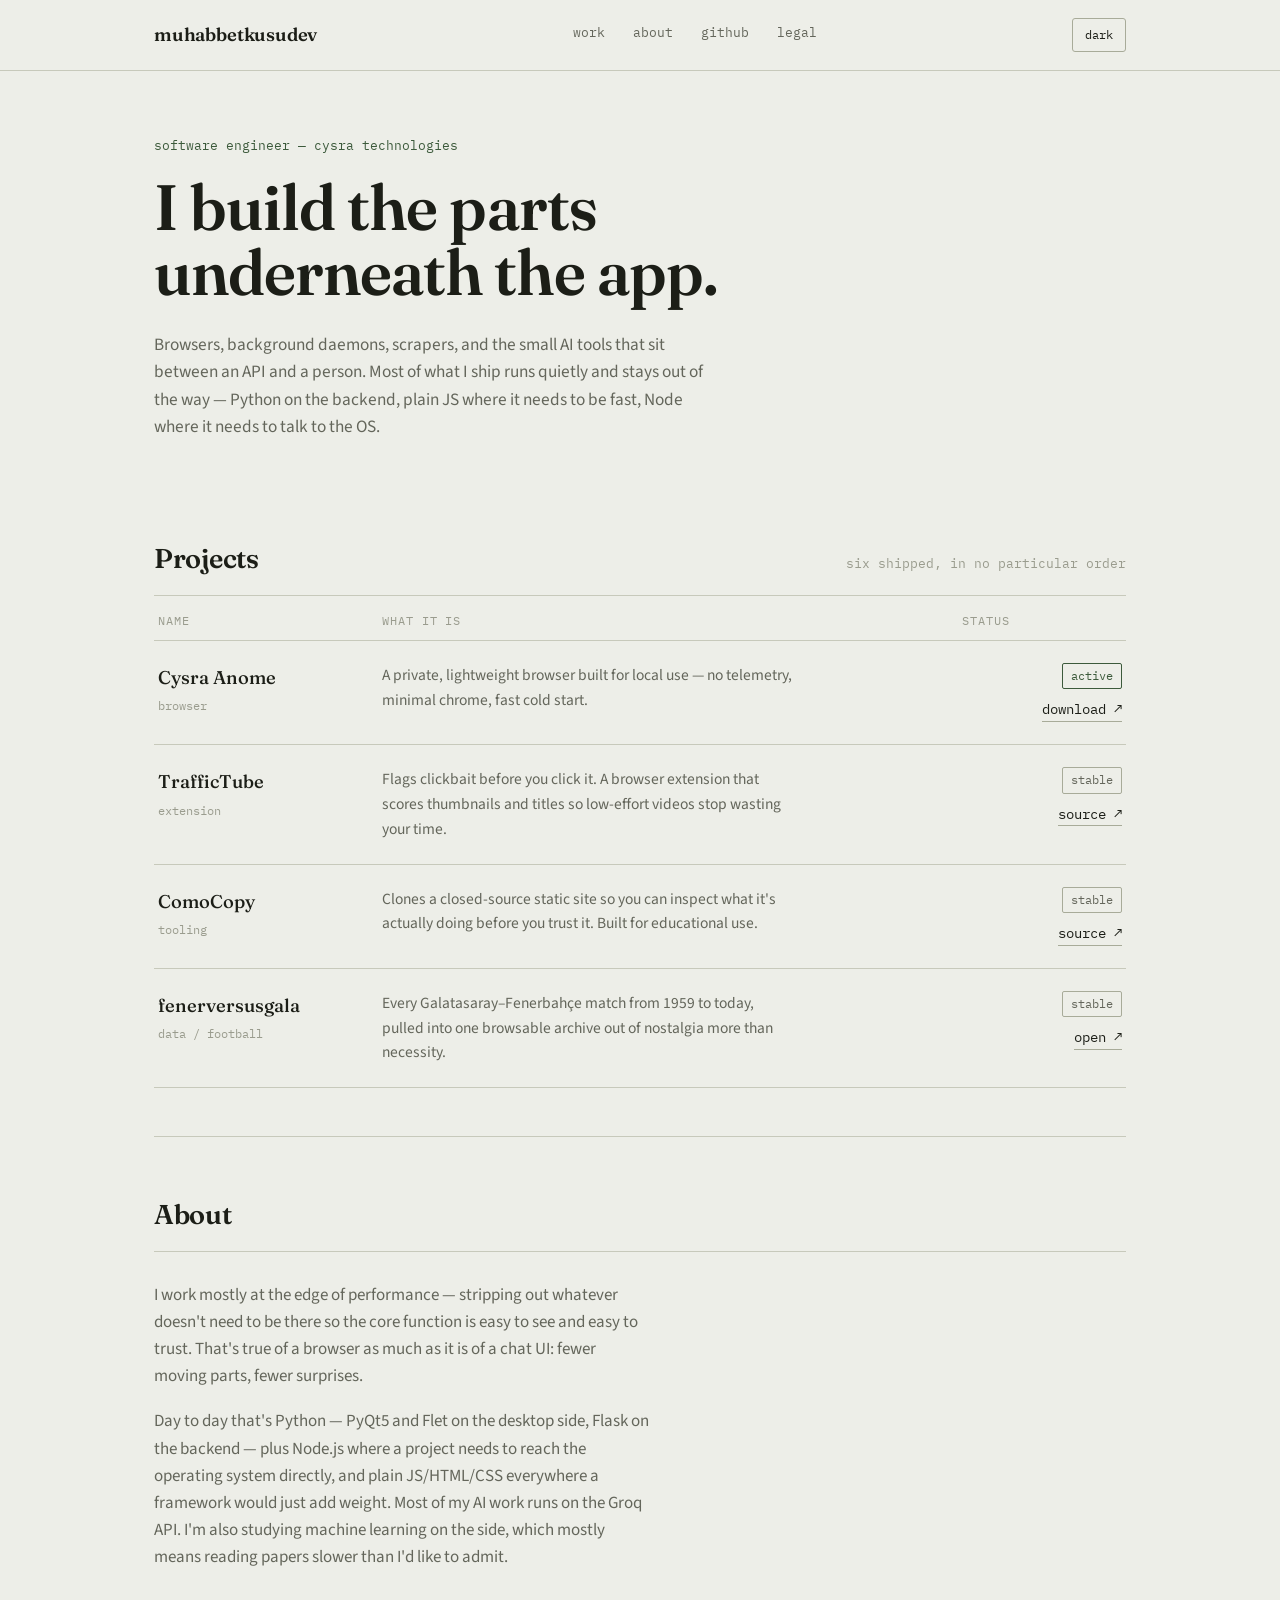
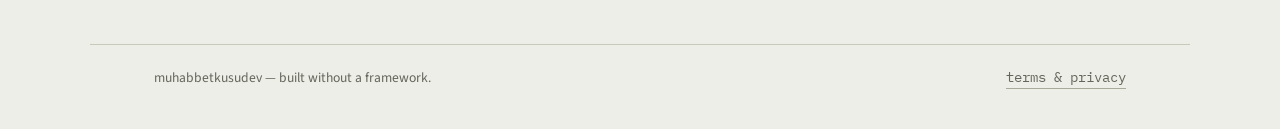
<file: index.html>
<!DOCTYPE html>
<html lang="en" data-theme="light">
<head>
<meta charset="UTF-8">
<meta name="viewport" content="width=device-width, initial-scale=1.0">
<title>muhabbetkusudev — build log</title>
<meta name="description" content="Software engineer. Browsers, bots, and backend systems.">
<link rel="preconnect" href="https://fonts.googleapis.com">
<link rel="preconnect" href="https://fonts.gstatic.com" crossorigin>
<link href="https://fonts.googleapis.com/css2?family=Fraunces:opsz,wght@9..144,400;9..144,500;9..144,600;9..144,700&family=Source+Sans+3:wght@400;500;600&family=IBM+Plex+Mono:wght@400;500&display=swap" rel="stylesheet">
<link rel="stylesheet" href="styles.css">
</head>
<body>

<header class="masthead">
  <div class="masthead-row">
    <a class="mark" href="#top">muhabbetkusudev</a>
    <nav class="topnav" aria-label="Primary">
      <a href="#work">work</a>
      <a href="#about">about</a>
      <a href="https://github.com/muhabbetkusudayi" target="_blank" rel="noopener">github</a>
      <a href="legal.html">legal</a>
    </nav>
    <button class="mode-switch" id="modeSwitch" type="button" aria-pressed="false">
      <span id="modeSwitchLabel">dark</span>
    </button>
  </div>
</header>

<main id="top">

  <section class="intro">
    <p class="eyebrow">software engineer — cysra technologies</p>
    <h1>I build the parts<br>underneath the app.</h1>
    <p class="intro-lede">
      Browsers, background daemons, scrapers, and the small AI tools that sit
      between an API and a person. Most of what I ship runs quietly and stays
      out of the way — Python on the backend, plain JS where it needs to be fast,
      Node where it needs to talk to the OS.
    </p>
  </section>

  <section id="work" class="work">
    <div class="section-head">
      <h2>Projects</h2>
      <p class="section-note">six shipped, in no particular order</p>
    </div>

    <div class="manifest" role="table" aria-label="Project list">

      <div class="manifest-header" role="row">
        <span role="columnheader">name</span>
        <span role="columnheader">what it is</span>
        <span role="columnheader" class="col-status">status</span>
      </div>
      <div class="manifest-row" role="row">
        <div class="m-name" role="cell">
          <span class="m-title">Cysra Anome</span>
          <span class="m-tag">browser</span>
        </div>
        <p class="m-desc" role="cell">A private, lightweight browser built for local use — no telemetry, minimal chrome, fast cold start.</p>
        <div class="m-meta" role="cell">
          <span class="m-status is-active">active</span>
          <a class="m-link" href="anome.html" target="_blank" rel="noopener">download ↗</a>
        </div>
      </div>

      <div class="manifest-row" role="row">
        <div class="m-name" role="cell">
          <span class="m-title">TrafficTube</span>
          <span class="m-tag">extension</span>
        </div>
        <p class="m-desc" role="cell">Flags clickbait before you click it. A browser extension that scores thumbnails and titles so low-effort videos stop wasting your time.</p>
        <div class="m-meta" role="cell">
          <span class="m-status is-stable">stable</span>
          <a class="m-link" href="https://github.com/muhabbetkusudayi/TrafficTube" target="_blank" rel="noopener">source ↗</a>
        </div>
      </div>

      <div class="manifest-row" role="row">
        <div class="m-name" role="cell">
          <span class="m-title">ComoCopy</span>
          <span class="m-tag">tooling</span>
        </div>
        <p class="m-desc" role="cell">Clones a closed-source static site so you can inspect what it's actually doing before you trust it. Built for educational use.</p>
        <div class="m-meta" role="cell">
          <span class="m-status is-stable">stable</span>
          <a class="m-link" href="https://github.com/muhabbetkusudayi/ComoCopy" target="_blank" rel="noopener">source ↗</a>
        </div>
      </div>

      <div class="manifest-row" role="row">
        <div class="m-name" role="cell">
          <span class="m-title">fenerversusgala</span>
          <span class="m-tag">data / football</span>
        </div>
        <p class="m-desc" role="cell">Every Galatasaray–Fenerbahçe match from 1959 to today, pulled into one browsable archive out of nostalgia more than necessity.</p>
        <div class="m-meta" role="cell">
          <span class="m-status is-stable">stable</span>
          <a class="m-link" href="https://muhabbetkusudayi.github.io/fenerversusgala/" target="_blank" rel="noopener">open ↗</a>
        </div>
      </div>
    </div>
  </section>

  <section id="about" class="about">
    <div class="section-head">
      <h2>About</h2>
    </div>
    <div class="about-body">
      <p>
        I work mostly at the edge of performance — stripping out whatever
        doesn't need to be there so the core function is easy to see and easy
        to trust. That's true of a browser as much as it is of a chat UI:
        fewer moving parts, fewer surprises.
      </p>
      <p>
        Day to day that's Python — PyQt5 and Flet on the desktop side, Flask
        on the backend — plus Node.js where a project needs to reach the
        operating system directly, and plain JS/HTML/CSS everywhere a
        framework would just add weight. Most of my AI work runs on the Groq
        API. I'm also studying machine learning on the side, which mostly
        means reading papers slower than I'd like to admit.
      </p>
    </div>
  </section>

</main>

<footer class="site-footer">
  <p>muhabbetkusudev — built without a framework.</p>
  <a href="legal.html">terms &amp; privacy</a>
</footer>

<script src="script.js"></script>
</body>
</html>
</file>
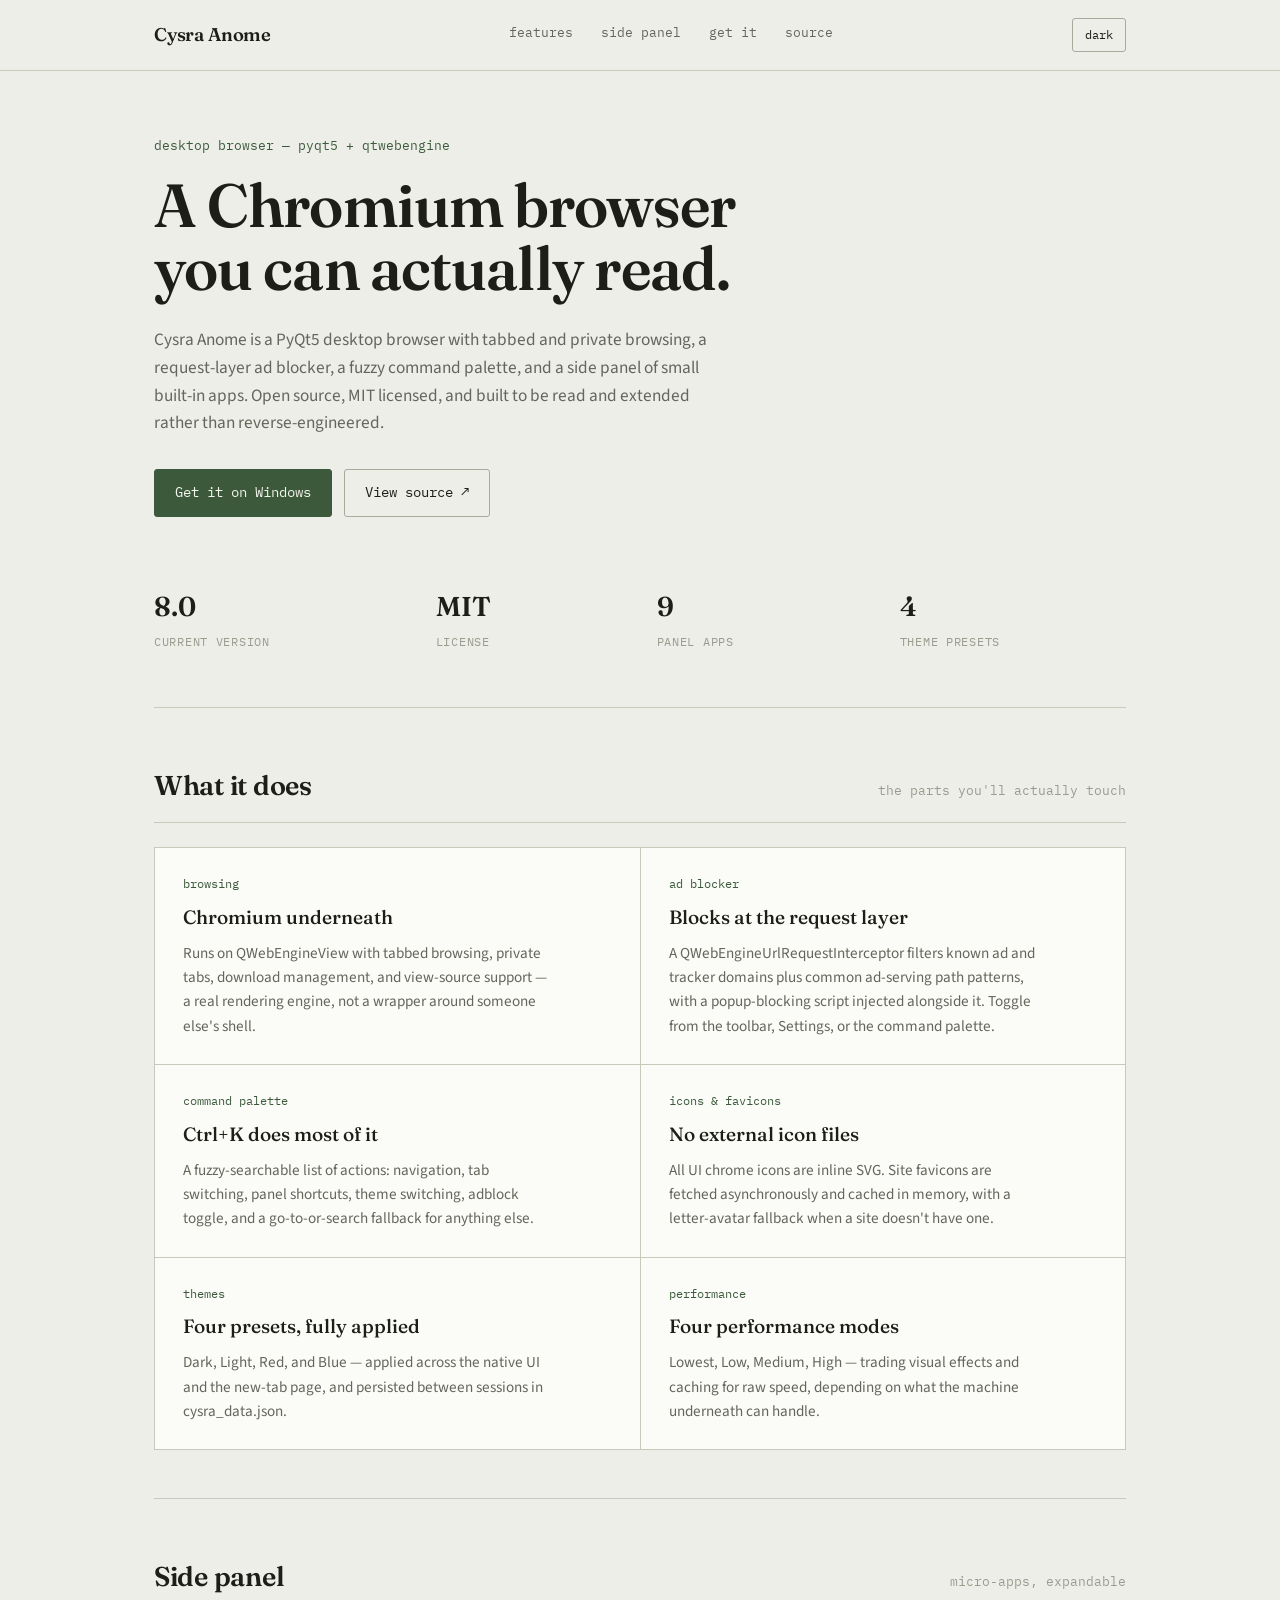
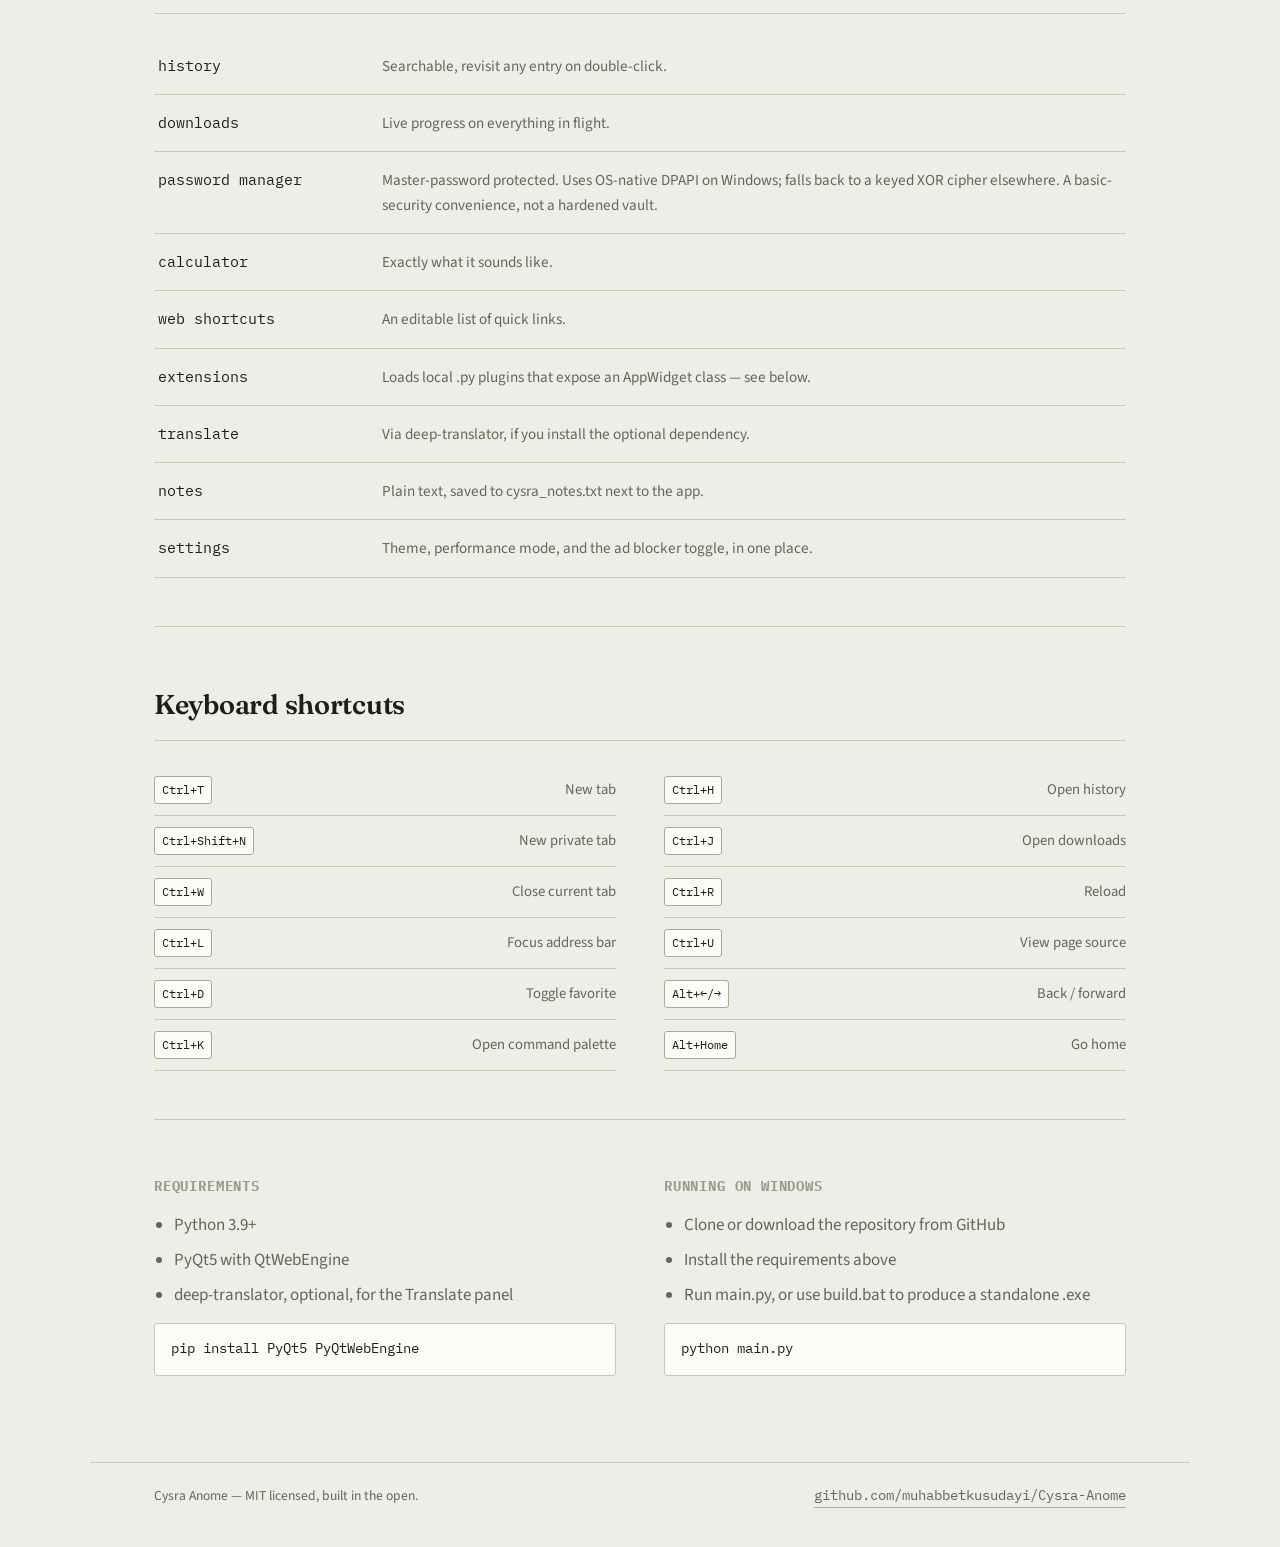
<file: anome.html>
<!DOCTYPE html>
<html lang="en" data-theme="light">
<head>
<meta charset="UTF-8">
<meta name="viewport" content="width=device-width, initial-scale=1.0">
<title>Cysra Anome — a PyQt5 browser for people who like to see how things work</title>
<meta name="description" content="Cysra Anome 8.0. A PyQt5 + Chromium desktop browser with a built-in ad blocker, command palette, and a panel of micro-apps.">
<link rel="preconnect" href="https://fonts.googleapis.com">
<link rel="preconnect" href="https://fonts.gstatic.com" crossorigin>
<link href="https://fonts.googleapis.com/css2?family=Fraunces:opsz,wght@9..144,400;9..144,500;9..144,600;9..144,700&family=Source+Sans+3:wght@400;500;600&family=IBM+Plex+Mono:wght@400;500&display=swap" rel="stylesheet">
<style>
@layer reset, tokens, base, layout, components, utilities;

@layer reset {
  *, *::before, *::after { box-sizing: border-box; }
  html { -webkit-text-size-adjust: 100%; }
  body { margin: 0; }
  h1, h2, h3, p { margin: 0; }
  a { color: inherit; }
  button { font: inherit; color: inherit; background: none; border: none; }
  img, svg { display: block; max-width: 100%; }
  code { font-family: var(--font-mono); }
}

@layer tokens {
  :root {
    --bg: #EDEEE8;
    --surface: #FBFBF8;
    --ink: #1C1E17;
    --ink-dim: #64665B;
    --ink-faint: #9A9C8E;
    --line: #C7C9BB;
    --line-strong: #A8AB99;
    --accent: #3C5A3B;
    --accent-ink: #F4F5EE;
    --status-archived: #8A5A2E;
    --status-ref: #5B5E51;
    --focus: #2F6FED;

    --font-display: 'Fraunces', Georgia, serif;
    --font-body: 'Source Sans 3', -apple-system, sans-serif;
    --font-mono: 'IBM Plex Mono', ui-monospace, monospace;

    --measure: 62ch;
    --edge: clamp(20px, 5vw, 64px);

    --dur: 0.15s;
    --ease: ease-out;
  }

  [data-theme="dark"] {
    --bg: #17190F;
    --surface: #1E2015;
    --ink: #EDEFE4;
    --ink-dim: #A6A896;
    --ink-faint: #6E7061;
    --line: #3A3D26;
    --line-strong: #4C4F33;
    --accent: #8FB984;
    --accent-ink: #14150D;
    --status-archived: #D0925B;
    --status-ref: #A6A896;
    --focus: #7FB0FF;
  }

  @media (prefers-reduced-motion: reduce) {
    :root { --dur: 0s; }
  }
}

@layer base {
  body {
    background: var(--bg);
    color: var(--ink);
    font-family: var(--font-body);
    font-size: 17px;
    line-height: 1.6;
    transition: background var(--dur) var(--ease), color var(--dur) var(--ease);
  }

  a { text-decoration: none; }

  :focus-visible {
    outline: 2px solid var(--focus);
    outline-offset: 3px;
    border-radius: 2px;
  }

  ::selection {
    background: var(--accent);
    color: var(--accent-ink);
  }
}

@layer layout {
  .masthead {
    border-bottom: 1px solid var(--line);
    background: var(--bg);
    position: sticky;
    top: 0;
    z-index: 10;
  }

  .masthead-row {
    max-width: 1100px;
    margin: 0 auto;
    padding: 18px var(--edge);
    display: flex;
    align-items: center;
    justify-content: space-between;
    gap: 24px;
  }

  main {
    max-width: 1100px;
    margin: 0 auto;
    padding: 0 var(--edge);
  }

  .intro {
    padding: 64px 0 40px;
    max-width: 760px;
  }

  .get-row {
    display: flex;
    flex-wrap: wrap;
    gap: 12px;
    margin-top: 32px;
  }

  .stat-strip {
    display: grid;
    grid-template-columns: repeat(4, auto);
    gap: 40px;
    padding: 28px 0 56px;
    border-bottom: 1px solid var(--line);
  }

  .section-head {
    display: flex;
    align-items: baseline;
    justify-content: space-between;
    gap: 16px;
    border-bottom: 1px solid var(--line);
    padding-bottom: 14px;
    margin-bottom: 6px;
  }

  .features {
    padding: 56px 0 24px;
  }

  .feature-grid {
    display: grid;
    grid-template-columns: repeat(2, 1fr);
    gap: 1px;
    background: var(--line);
    border: 1px solid var(--line);
    margin-top: 24px;
  }

  .feature-cell {
    background: var(--surface);
    padding: 26px 28px;
  }

  .panel-section {
    padding: 56px 0 24px;
    border-top: 1px solid var(--line);
    margin-top: 24px;
  }

  .panel-list {
    margin-top: 24px;
    display: grid;
  }

  .keys-section {
    padding: 56px 0 24px;
    border-top: 1px solid var(--line);
    margin-top: 24px;
  }

  .keys-grid {
    margin-top: 24px;
    display: grid;
    grid-template-columns: 1fr 1fr;
    column-gap: 48px;
  }

  .req-section {
    padding: 56px 0 72px;
    border-top: 1px solid var(--line);
    margin-top: 24px;
    display: grid;
    grid-template-columns: 1fr 1fr;
    gap: 48px;
  }

  .req-block pre {
    margin-top: 14px;
  }

  .site-footer {
    border-top: 1px solid var(--line);
    max-width: 1100px;
    margin: 0 auto;
    padding: 22px var(--edge) 40px;
    display: flex;
    justify-content: space-between;
    align-items: center;
    gap: 16px;
    color: var(--ink-dim);
    font-size: 0.85rem;
  }

  @media (max-width: 720px) {
    .topnav { display: none; }
    .intro { padding: 44px 0 32px; }
    h1 { font-size: clamp(2rem, 9vw, 2.6rem) !important; }
    .stat-strip { grid-template-columns: repeat(2, auto); row-gap: 24px; }
    .feature-grid { grid-template-columns: 1fr; }
    .keys-grid { grid-template-columns: 1fr; row-gap: 8px; }
    .req-section { grid-template-columns: 1fr; }
  }
}

@layer components {
  .mark {
    font-family: var(--font-display);
    font-weight: 600;
    font-size: 1.15rem;
    letter-spacing: -0.01em;
  }

  .topnav {
    display: flex;
    gap: 28px;
    font-family: var(--font-mono);
    font-size: 0.82rem;
  }

  .topnav a {
    color: var(--ink-dim);
    padding-bottom: 3px;
    border-bottom: 1px solid transparent;
    transition: color var(--dur) var(--ease), border-color var(--dur) var(--ease);
  }

  .topnav a:hover, .topnav a:focus-visible {
    color: var(--ink);
    border-bottom-color: var(--accent);
  }

  .mode-switch {
    font-family: var(--font-mono);
    font-size: 0.78rem;
    border: 1px solid var(--line-strong);
    padding: 6px 12px;
    border-radius: 3px;
    cursor: pointer;
    transition: border-color var(--dur) var(--ease);
  }

  .mode-switch:hover { border-color: var(--accent); }

  .eyebrow {
    font-family: var(--font-mono);
    font-size: 0.82rem;
    color: var(--accent);
    margin-bottom: 18px;
  }

  h1 {
    font-family: var(--font-display);
    font-optical-sizing: auto;
    font-weight: 600;
    font-size: clamp(2.6rem, 5.6vw, 3.8rem);
    line-height: 1.04;
    letter-spacing: -0.015em;
    color: var(--ink);
  }

  .intro-lede {
    margin-top: 26px;
    max-width: var(--measure);
    font-size: 1.08rem;
    color: var(--ink-dim);
  }

  .btn {
    font-family: var(--font-mono);
    font-size: 0.85rem;
    padding: 12px 20px;
    border-radius: 3px;
    border: 1px solid var(--line-strong);
    transition: border-color var(--dur) var(--ease), background var(--dur) var(--ease), color var(--dur) var(--ease);
  }

  .btn-primary {
    background: var(--accent);
    color: var(--accent-ink);
    border-color: var(--accent);
  }

  .btn-primary:hover, .btn-primary:focus-visible {
    background: transparent;
    color: var(--accent);
  }

  .btn-secondary:hover, .btn-secondary:focus-visible {
    border-color: var(--accent);
    color: var(--accent);
  }

  .stat {
    display: flex;
    flex-direction: column;
    gap: 4px;
  }

  .stat-num {
    font-family: var(--font-display);
    font-size: 1.7rem;
    font-weight: 600;
  }

  .stat-label {
    font-family: var(--font-mono);
    font-size: 0.75rem;
    color: var(--ink-faint);
    text-transform: uppercase;
    letter-spacing: 0.06em;
  }

  h2 {
    font-family: var(--font-display);
    font-weight: 600;
    font-size: 1.7rem;
    letter-spacing: -0.01em;
  }

  .section-note {
    font-family: var(--font-mono);
    font-size: 0.8rem;
    color: var(--ink-faint);
  }

  .feature-name {
    font-family: var(--font-mono);
    font-size: 0.78rem;
    color: var(--accent);
    display: block;
    margin-bottom: 8px;
  }

  .feature-cell h3 {
    font-family: var(--font-display);
    font-weight: 500;
    font-size: 1.2rem;
    margin-bottom: 8px;
  }

  .feature-cell p {
    color: var(--ink-dim);
    font-size: 0.95rem;
    max-width: 46ch;
  }

  .panel-row {
    display: grid;
    grid-template-columns: 200px 1fr;
    gap: 24px;
    padding: 16px 4px;
    border-bottom: 1px solid var(--line);
  }

  .panel-name {
    font-family: var(--font-mono);
    font-size: 0.92rem;
    color: var(--ink);
  }

  .panel-desc {
    color: var(--ink-dim);
    font-size: 0.95rem;
  }

  .key-row {
    display: flex;
    justify-content: space-between;
    align-items: center;
    padding: 11px 0;
    border-bottom: 1px solid var(--line);
  }

  kbd {
    font-family: var(--font-mono);
    font-size: 0.78rem;
    background: var(--surface);
    border: 1px solid var(--line-strong);
    border-radius: 3px;
    padding: 3px 7px;
  }

  .key-action {
    color: var(--ink-dim);
    font-size: 0.92rem;
  }

  .req-block h3 {
    font-family: var(--font-mono);
    font-size: 0.85rem;
    color: var(--ink-faint);
    text-transform: uppercase;
    letter-spacing: 0.06em;
  }

  .req-block ul {
    margin: 14px 0 0;
    padding-left: 20px;
    color: var(--ink-dim);
    display: grid;
    gap: 8px;
  }

  pre {
    background: var(--surface);
    border: 1px solid var(--line);
    border-radius: 3px;
    padding: 14px 16px;
    overflow-x: auto;
    font-size: 0.85rem;
    color: var(--ink);
  }

  .site-footer a {
    font-family: var(--font-mono);
    font-size: 0.85rem;
    border-bottom: 1px solid var(--line-strong);
  }

  .site-footer a:hover, .site-footer a:focus-visible {
    color: var(--accent);
    border-color: var(--accent);
  }
}
</style>
</head>
<body>

<header class="masthead">
  <div class="masthead-row">
    <a class="mark" href="#top">Cysra Anome</a>
    <nav class="topnav" aria-label="Primary">
      <a href="#features">features</a>
      <a href="#panel">side panel</a>
      <a href="#get">get it</a>
      <a href="https://github.com/muhabbetkusudayi/Cysra-Anome" target="_blank" rel="noopener">source</a>
    </nav>
    <button class="mode-switch" id="modeSwitch" type="button" aria-pressed="false">
      <span id="modeSwitchLabel">dark</span>
    </button>
  </div>
</header>

<main id="top">

  <section class="intro">
    <p class="eyebrow">desktop browser — pyqt5 + qtwebengine</p>
    <h1>A Chromium browser<br>you can actually read.</h1>
    <p class="intro-lede">
      Cysra Anome is a PyQt5 desktop browser with tabbed and private browsing,
      a request-layer ad blocker, a fuzzy command palette, and a side panel of
      small built-in apps. Open source, MIT licensed, and built to be read and
      extended rather than reverse-engineered.
    </p>
    <div class="get-row" id="get">
      <a class="btn btn-primary" href="https://github.com/muhabbetkusudayi/Cysra-Anome" target="_blank" rel="noopener">Get it on Windows</a>
      <a class="btn btn-secondary" href="https://github.com/muhabbetkusudayi/Cysra-Anome" target="_blank" rel="noopener">View source ↗</a>
    </div>
  </section>

  <section class="stat-strip">
    <div class="stat">
      <span class="stat-num">8.0</span>
      <span class="stat-label">current version</span>
    </div>
    <div class="stat">
      <span class="stat-num">MIT</span>
      <span class="stat-label">license</span>
    </div>
    <div class="stat">
      <span class="stat-num">9</span>
      <span class="stat-label">panel apps</span>
    </div>
    <div class="stat">
      <span class="stat-num">4</span>
      <span class="stat-label">theme presets</span>
    </div>
  </section>

  <section id="features" class="features">
    <div class="section-head">
      <h2>What it does</h2>
      <p class="section-note">the parts you'll actually touch</p>
    </div>

    <div class="feature-grid">
      <div class="feature-cell">
        <span class="feature-name">browsing</span>
        <h3>Chromium underneath</h3>
        <p>Runs on QWebEngineView with tabbed browsing, private tabs, download management, and view-source support — a real rendering engine, not a wrapper around someone else's shell.</p>
      </div>
      <div class="feature-cell">
        <span class="feature-name">ad blocker</span>
        <h3>Blocks at the request layer</h3>
        <p>A QWebEngineUrlRequestInterceptor filters known ad and tracker domains plus common ad-serving path patterns, with a popup-blocking script injected alongside it. Toggle from the toolbar, Settings, or the command palette.</p>
      </div>
      <div class="feature-cell">
        <span class="feature-name">command palette</span>
        <h3>Ctrl+K does most of it</h3>
        <p>A fuzzy-searchable list of actions: navigation, tab switching, panel shortcuts, theme switching, adblock toggle, and a go-to-or-search fallback for anything else.</p>
      </div>
      <div class="feature-cell">
        <span class="feature-name">icons &amp; favicons</span>
        <h3>No external icon files</h3>
        <p>All UI chrome icons are inline SVG. Site favicons are fetched asynchronously and cached in memory, with a letter-avatar fallback when a site doesn't have one.</p>
      </div>
      <div class="feature-cell">
        <span class="feature-name">themes</span>
        <h3>Four presets, fully applied</h3>
        <p>Dark, Light, Red, and Blue — applied across the native UI and the new-tab page, and persisted between sessions in cysra_data.json.</p>
      </div>
      <div class="feature-cell">
        <span class="feature-name">performance</span>
        <h3>Four performance modes</h3>
        <p>Lowest, Low, Medium, High — trading visual effects and caching for raw speed, depending on what the machine underneath can handle.</p>
      </div>
    </div>
  </section>

  <section id="panel" class="panel-section">
    <div class="section-head">
      <h2>Side panel</h2>
      <p class="section-note">micro-apps, expandable</p>
    </div>

    <div class="panel-list">
      <div class="panel-row">
        <span class="panel-name">history</span>
        <p class="panel-desc">Searchable, revisit any entry on double-click.</p>
      </div>
      <div class="panel-row">
        <span class="panel-name">downloads</span>
        <p class="panel-desc">Live progress on everything in flight.</p>
      </div>
      <div class="panel-row">
        <span class="panel-name">password manager</span>
        <p class="panel-desc">Master-password protected. Uses OS-native DPAPI on Windows; falls back to a keyed XOR cipher elsewhere. A basic-security convenience, not a hardened vault.</p>
      </div>
      <div class="panel-row">
        <span class="panel-name">calculator</span>
        <p class="panel-desc">Exactly what it sounds like.</p>
      </div>
      <div class="panel-row">
        <span class="panel-name">web shortcuts</span>
        <p class="panel-desc">An editable list of quick links.</p>
      </div>
      <div class="panel-row">
        <span class="panel-name">extensions</span>
        <p class="panel-desc">Loads local .py plugins that expose an AppWidget class — see below.</p>
      </div>
      <div class="panel-row">
        <span class="panel-name">translate</span>
        <p class="panel-desc">Via deep-translator, if you install the optional dependency.</p>
      </div>
      <div class="panel-row">
        <span class="panel-name">notes</span>
        <p class="panel-desc">Plain text, saved to cysra_notes.txt next to the app.</p>
      </div>
      <div class="panel-row">
        <span class="panel-name">settings</span>
        <p class="panel-desc">Theme, performance mode, and the ad blocker toggle, in one place.</p>
      </div>
    </div>
  </section>

  <section class="keys-section">
    <div class="section-head">
      <h2>Keyboard shortcuts</h2>
    </div>

    <div class="keys-grid">
      <div>
        <div class="key-row"><kbd>Ctrl+T</kbd><span class="key-action">New tab</span></div>
        <div class="key-row"><kbd>Ctrl+Shift+N</kbd><span class="key-action">New private tab</span></div>
        <div class="key-row"><kbd>Ctrl+W</kbd><span class="key-action">Close current tab</span></div>
        <div class="key-row"><kbd>Ctrl+L</kbd><span class="key-action">Focus address bar</span></div>
        <div class="key-row"><kbd>Ctrl+D</kbd><span class="key-action">Toggle favorite</span></div>
        <div class="key-row"><kbd>Ctrl+K</kbd><span class="key-action">Open command palette</span></div>
      </div>
      <div>
        <div class="key-row"><kbd>Ctrl+H</kbd><span class="key-action">Open history</span></div>
        <div class="key-row"><kbd>Ctrl+J</kbd><span class="key-action">Open downloads</span></div>
        <div class="key-row"><kbd>Ctrl+R</kbd><span class="key-action">Reload</span></div>
        <div class="key-row"><kbd>Ctrl+U</kbd><span class="key-action">View page source</span></div>
        <div class="key-row"><kbd>Alt+←/→</kbd><span class="key-action">Back / forward</span></div>
        <div class="key-row"><kbd>Alt+Home</kbd><span class="key-action">Go home</span></div>
      </div>
    </div>
  </section>

  <section class="req-section">
    <div class="req-block">
      <h3>Requirements</h3>
      <ul>
        <li>Python 3.9+</li>
        <li>PyQt5 with QtWebEngine</li>
        <li>deep-translator, optional, for the Translate panel</li>
      </ul>
      <pre><code>pip install PyQt5 PyQtWebEngine</code></pre>
    </div>
    <div class="req-block">
      <h3>Running on Windows</h3>
      <ul>
        <li>Clone or download the repository from GitHub</li>
        <li>Install the requirements above</li>
        <li>Run main.py, or use build.bat to produce a standalone .exe</li>
      </ul>
      <pre><code>python main.py</code></pre>
    </div>
  </section>

</main>

<footer class="site-footer">
  <p>Cysra Anome — MIT licensed, built in the open.</p>
  <a href="https://github.com/muhabbetkusudayi/Cysra-Anome" target="_blank" rel="noopener">github.com/muhabbetkusudayi/Cysra-Anome</a>
</footer>

<script>
(function () {
  var root = document.documentElement;
  var btn = document.getElementById('modeSwitch');
  var label = document.getElementById('modeSwitchLabel');

  function apply(theme) {
    root.setAttribute('data-theme', theme);
    if (btn) btn.setAttribute('aria-pressed', theme === 'dark' ? 'true' : 'false');
    if (label) label.textContent = theme === 'dark' ? 'light' : 'dark';
  }

  var stored = null;
  try {
    stored = localStorage.getItem('theme');
  } catch (e) {
    stored = null;
  }

  var preferred = stored || (window.matchMedia('(prefers-color-scheme: dark)').matches ? 'dark' : 'light');
  apply(preferred);

  if (btn) {
    btn.addEventListener('click', function () {
      var next = root.getAttribute('data-theme') === 'dark' ? 'light' : 'dark';
      apply(next);
      try {
        localStorage.setItem('theme', next);
      } catch (e) {}
    });
  }
})();
</script>
</body>
</html>
</file>
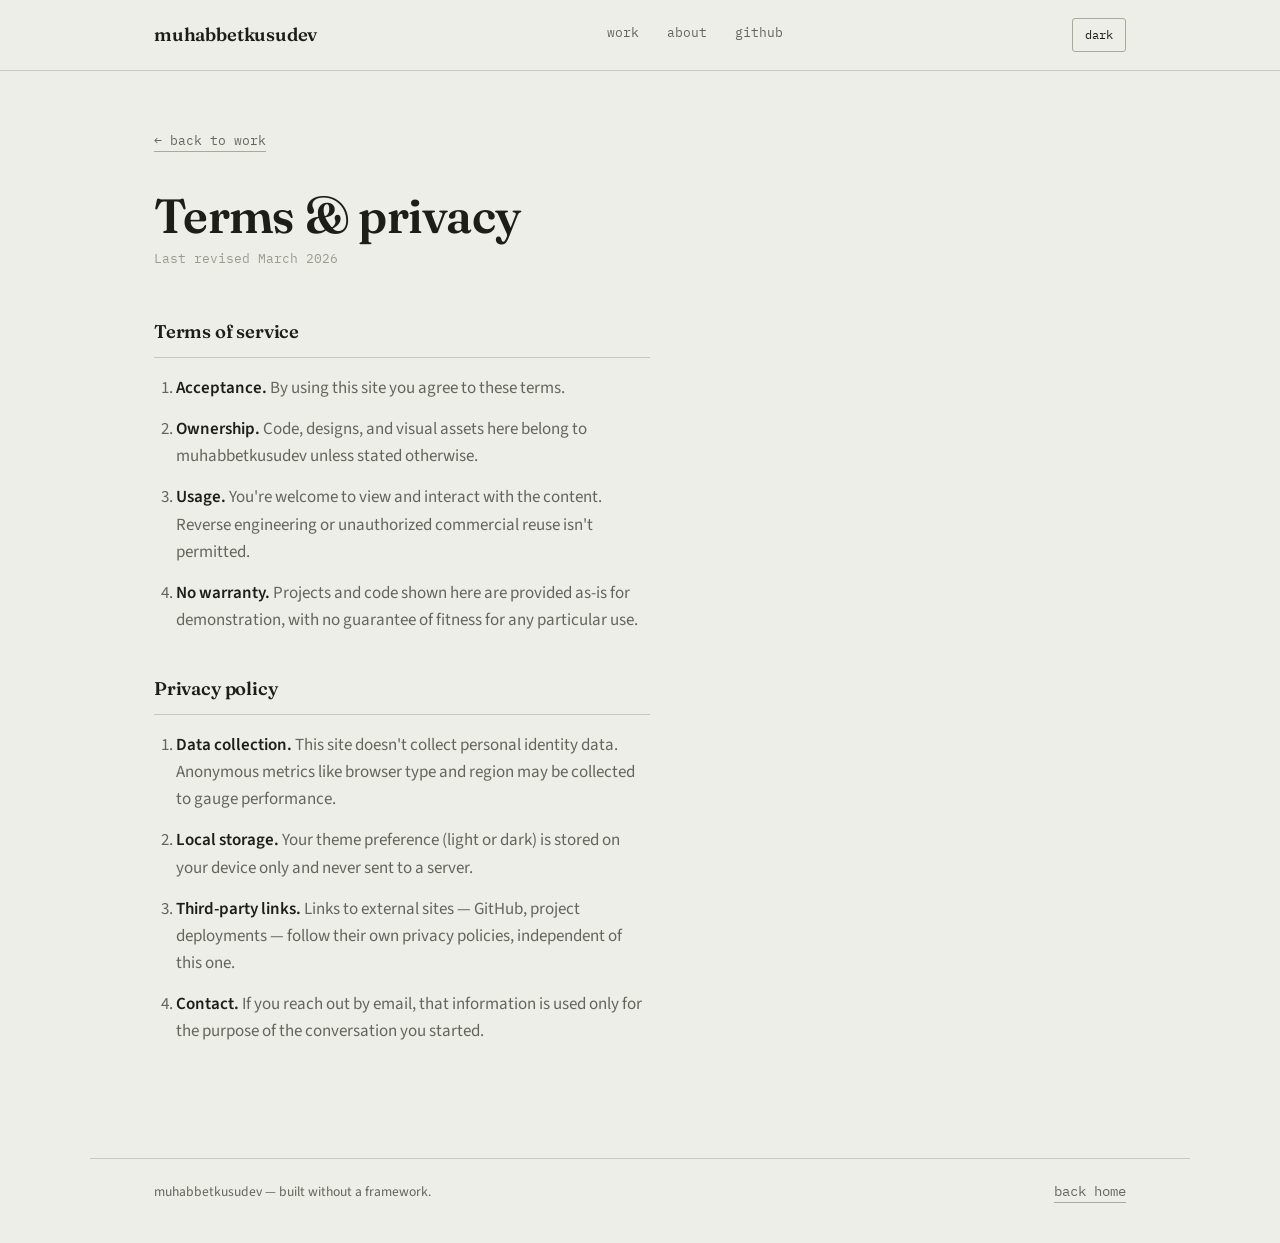
<file: legal.html>
<!DOCTYPE html>
<html lang="en" data-theme="light">
<head>
<meta charset="UTF-8">
<meta name="viewport" content="width=device-width, initial-scale=1.0">
<title>Legal — muhabbetkusudev</title>
<link rel="preconnect" href="https://fonts.googleapis.com">
<link rel="preconnect" href="https://fonts.gstatic.com" crossorigin>
<link href="https://fonts.googleapis.com/css2?family=Fraunces:opsz,wght@9..144,400;9..144,500;9..144,600;9..144,700&family=Source+Sans+3:wght@400;500;600&family=IBM+Plex+Mono:wght@400;500&display=swap" rel="stylesheet">
<link rel="stylesheet" href="styles.css">
<style>
  .legal-main { padding-top: 56px; padding-bottom: 72px; }
  .legal-back {
    font-family: var(--font-mono);
    font-size: 0.82rem;
    color: var(--ink-dim);
    border-bottom: 1px solid var(--line-strong);
    display: inline-block;
    margin-bottom: 40px;
    transition: color 0.15s ease-out, border-color 0.15s ease-out;
  }
  .legal-back:hover, .legal-back:focus-visible {
    color: var(--accent);
    border-color: var(--accent);
  }
  .legal-doc { max-width: var(--measure); }
  .legal-doc h1 {
    font-size: clamp(2.2rem, 6vw, 3rem);
    margin-bottom: 8px;
  }
  .legal-rev {
    font-family: var(--font-mono);
    font-size: 0.8rem;
    color: var(--ink-faint);
    margin-bottom: 48px;
  }
  .legal-section { margin-bottom: 40px; }
  .legal-section h2 {
    font-size: 1.15rem;
    margin-bottom: 14px;
    padding-bottom: 10px;
    border-bottom: 1px solid var(--line);
  }
  .legal-section ol {
    padding-left: 22px;
    display: grid;
    gap: 14px;
  }
  .legal-section li {
    color: var(--ink-dim);
  }
  .legal-section li strong {
    color: var(--ink);
    font-weight: 600;
  }
</style>
</head>
<body>

<header class="masthead">
  <div class="masthead-row">
    <a class="mark" href="index.html">muhabbetkusudev</a>
    <nav class="topnav" aria-label="Primary">
      <a href="index.html#work">work</a>
      <a href="index.html#about">about</a>
      <a href="https://github.com/muhabbetkusudayi" target="_blank" rel="noopener">github</a>
    </nav>
    <button class="mode-switch" id="modeSwitch" type="button" aria-pressed="false">
      <span id="modeSwitchLabel">dark</span>
    </button>
  </div>
</header>

<main class="legal-main">
  <a class="legal-back" href="index.html">← back to work</a>

  <div class="legal-doc">
    <h1>Terms &amp; privacy</h1>
    <p class="legal-rev">Last revised March 2026</p>

    <section class="legal-section">
      <h2>Terms of service</h2>
      <ol>
        <li><strong>Acceptance.</strong> By using this site you agree to these terms.</li>
        <li><strong>Ownership.</strong> Code, designs, and visual assets here belong to muhabbetkusudev unless stated otherwise.</li>
        <li><strong>Usage.</strong> You're welcome to view and interact with the content. Reverse engineering or unauthorized commercial reuse isn't permitted.</li>
        <li><strong>No warranty.</strong> Projects and code shown here are provided as-is for demonstration, with no guarantee of fitness for any particular use.</li>
      </ol>
    </section>

    <section class="legal-section">
      <h2>Privacy policy</h2>
      <ol>
        <li><strong>Data collection.</strong> This site doesn't collect personal identity data. Anonymous metrics like browser type and region may be collected to gauge performance.</li>
        <li><strong>Local storage.</strong> Your theme preference (light or dark) is stored on your device only and never sent to a server.</li>
        <li><strong>Third-party links.</strong> Links to external sites — GitHub, project deployments — follow their own privacy policies, independent of this one.</li>
        <li><strong>Contact.</strong> If you reach out by email, that information is used only for the purpose of the conversation you started.</li>
      </ol>
    </section>
  </div>
</main>

<footer class="site-footer">
  <p>muhabbetkusudev — built without a framework.</p>
  <a href="index.html">back home</a>
</footer>

<script src="script.js"></script>
</body>
</html>
</file>
<file: styles.css>
@layer reset, tokens, base, layout, components, utilities;

@layer reset {
  *, *::before, *::after { box-sizing: border-box; }
  html { -webkit-text-size-adjust: 100%; }
  body { margin: 0; }
  h1, h2, h3, p { margin: 0; }
  a { color: inherit; }
  button { font: inherit; color: inherit; background: none; border: none; }
  img, svg { display: block; max-width: 100%; }
}

@layer tokens {
  :root {
    --bg: #EDEEE8;
    --surface: #FBFBF8;
    --ink: #1C1E17;
    --ink-dim: #64665B;
    --ink-faint: #9A9C8E;
    --line: #C7C9BB;
    --line-strong: #A8AB99;
    --accent: #3C5A3B;
    --accent-ink: #F4F5EE;
    --status-archived: #8A5A2E;
    --status-ref: #5B5E51;
    --focus: #2F6FED;

    --font-display: 'Fraunces', Georgia, serif;
    --font-body: 'Source Sans 3', -apple-system, sans-serif;
    --font-mono: 'IBM Plex Mono', ui-monospace, monospace;

    --measure: 62ch;
    --edge: clamp(20px, 5vw, 64px);

    --dur: 0.15s;
    --ease: ease-out;
  }

  [data-theme="dark"] {
    --bg: #17190F;
    --surface: #1E2015;
    --ink: #EDEFE4;
    --ink-dim: #A6A896;
    --ink-faint: #6E7061;
    --line: #3A3D26;
    --line-strong: #4C4F33;
    --accent: #8FB984;
    --accent-ink: #14150D;
    --status-archived: #D0925B;
    --status-ref: #A6A896;
    --focus: #7FB0FF;
  }

  @media (prefers-reduced-motion: reduce) {
    :root { --dur: 0s; }
  }
}

@layer base {
  body {
    background: var(--bg);
    color: var(--ink);
    font-family: var(--font-body);
    font-size: 17px;
    line-height: 1.6;
    transition: background var(--dur) var(--ease), color var(--dur) var(--ease);
  }

  a {
    text-decoration: none;
  }

  :focus-visible {
    outline: 2px solid var(--focus);
    outline-offset: 3px;
    border-radius: 2px;
  }

  ::selection {
    background: var(--accent);
    color: var(--accent-ink);
  }
}

@layer layout {
  .masthead {
    border-bottom: 1px solid var(--line);
    background: var(--bg);
    position: sticky;
    top: 0;
    z-index: 10;
  }

  .masthead-row {
    max-width: 1100px;
    margin: 0 auto;
    padding: 18px var(--edge);
    display: flex;
    align-items: center;
    justify-content: space-between;
    gap: 24px;
  }

  main {
    max-width: 1100px;
    margin: 0 auto;
    padding: 0 var(--edge);
  }

  .intro {
    padding: 64px 0 56px;
    max-width: 760px;
  }

  .section-head {
    display: flex;
    align-items: baseline;
    justify-content: space-between;
    gap: 16px;
    border-bottom: 1px solid var(--line);
    padding-bottom: 14px;
    margin-bottom: 6px;
  }

  .work {
    padding: 40px 0 24px;
  }

  .about {
    padding: 56px 0 72px;
    border-top: 1px solid var(--line);
    margin-top: 24px;
  }

  .about-body {
    max-width: var(--measure);
    display: grid;
    gap: 18px;
    padding-top: 24px;
  }

  .site-footer {
    border-top: 1px solid var(--line);
    max-width: 1100px;
    margin: 0 auto;
    padding: 22px var(--edge) 40px;
    display: flex;
    justify-content: space-between;
    align-items: center;
    gap: 16px;
    color: var(--ink-dim);
    font-size: 0.85rem;
  }

  @media (max-width: 720px) {
    .topnav { display: none; }
    .intro { padding: 44px 0 40px; }
    h1 { font-size: clamp(2.1rem, 9vw, 2.8rem) !important; }
  }
}

@layer components {
  .mark {
    font-family: var(--font-display);
    font-weight: 600;
    font-size: 1.15rem;
    letter-spacing: -0.01em;
  }

  .topnav {
    display: flex;
    gap: 28px;
    font-family: var(--font-mono);
    font-size: 0.82rem;
  }

  .topnav a {
    color: var(--ink-dim);
    padding-bottom: 3px;
    border-bottom: 1px solid transparent;
    transition: color var(--dur) var(--ease), border-color var(--dur) var(--ease);
  }

  .topnav a:hover,
  .topnav a:focus-visible {
    color: var(--ink);
    border-bottom-color: var(--accent);
  }

  .mode-switch {
    font-family: var(--font-mono);
    font-size: 0.78rem;
    border: 1px solid var(--line-strong);
    padding: 6px 12px;
    border-radius: 3px;
    cursor: pointer;
    transition: border-color var(--dur) var(--ease), background var(--dur) var(--ease);
  }

  .mode-switch:hover {
    border-color: var(--accent);
  }

  .eyebrow {
    font-family: var(--font-mono);
    font-size: 0.82rem;
    color: var(--accent);
    margin-bottom: 18px;
  }

  h1 {
    font-family: var(--font-display);
    font-optical-sizing: auto;
    font-weight: 600;
    font-size: clamp(2.6rem, 5.6vw, 4rem);
    line-height: 1.02;
    letter-spacing: -0.015em;
    color: var(--ink);
  }

  .intro-lede {
    margin-top: 26px;
    max-width: var(--measure);
    font-size: 1.08rem;
    color: var(--ink-dim);
  }

  h2 {
    font-family: var(--font-display);
    font-weight: 600;
    font-size: 1.7rem;
    letter-spacing: -0.01em;
  }

  .section-note {
    font-family: var(--font-mono);
    font-size: 0.8rem;
    color: var(--ink-faint);
  }

  .manifest {
    display: flex;
    flex-direction: column;
  }

  .manifest-header {
    display: grid;
    grid-template-columns: 200px 1fr 160px;
    gap: 24px;
    padding: 10px 4px;
    font-family: var(--font-mono);
    font-size: 0.72rem;
    text-transform: uppercase;
    letter-spacing: 0.08em;
    color: var(--ink-faint);
    border-bottom: 1px solid var(--line);
  }

  .manifest-row {
    display: grid;
    grid-template-columns: 200px 1fr 160px;
    gap: 24px;
    align-items: start;
    padding: 22px 4px;
    border-bottom: 1px solid var(--line);
  }

  .m-name {
    display: flex;
    flex-direction: column;
    gap: 4px;
  }

  .m-title {
    font-family: var(--font-display);
    font-weight: 500;
    font-size: 1.15rem;
    color: var(--ink);
  }

  .m-tag {
    font-family: var(--font-mono);
    font-size: 0.75rem;
    color: var(--ink-faint);
  }

  .m-desc {
    color: var(--ink-dim);
    font-size: 0.97rem;
    max-width: 52ch;
  }

  .m-meta {
    display: flex;
    flex-direction: column;
    align-items: flex-end;
    gap: 10px;
    text-align: right;
  }

  .m-status {
    font-family: var(--font-mono);
    font-size: 0.72rem;
    padding: 3px 8px;
    border-radius: 2px;
    border: 1px solid var(--line-strong);
    color: var(--ink-dim);
    white-space: nowrap;
  }

  .m-status.is-active {
    color: var(--accent);
    border-color: var(--accent);
  }

  .m-status.is-archived {
    color: var(--status-archived);
    border-color: var(--status-archived);
  }

  .m-status.is-ref {
    color: var(--status-ref);
  }

  .m-link {
    font-family: var(--font-mono);
    font-size: 0.85rem;
    color: var(--ink);
    border-bottom: 1px solid var(--line-strong);
    transition: color var(--dur) var(--ease), border-color var(--dur) var(--ease);
  }

  .m-link:hover,
  .m-link:focus-visible {
    color: var(--accent);
    border-color: var(--accent);
  }

  .about-body p {
    color: var(--ink-dim);
  }

  .site-footer a {
    font-family: var(--font-mono);
    font-size: 0.85rem;
    border-bottom: 1px solid var(--line-strong);
  }

  .site-footer a:hover,
  .site-footer a:focus-visible {
    color: var(--accent);
    border-color: var(--accent);
  }

  @media (max-width: 720px) {
    .manifest-header { display: none; }

    .manifest-row {
      grid-template-columns: 1fr;
      gap: 10px;
      padding: 20px 4px;
    }

    .m-meta {
      flex-direction: row;
      justify-content: space-between;
      align-items: center;
      text-align: left;
    }
  }
}
</file>
